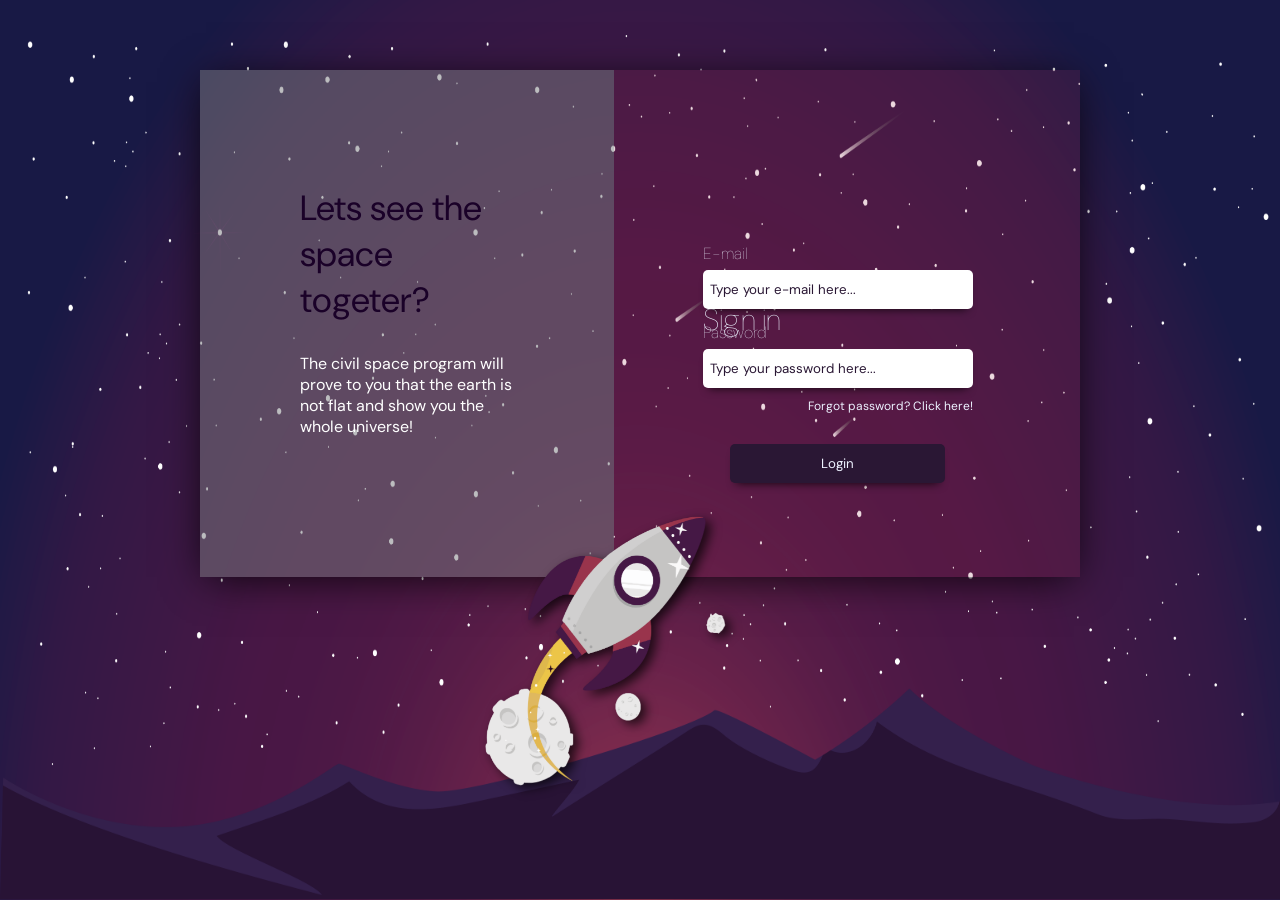
<file: index.html>
<!DOCTYPE html>
<html lang="pt-br">

<head>
    <meta charset="UTF-8">
    <meta http-equiv="X-UA-Compatible" content="IE=edge">
    <meta name="viewport" content="width=device-width, initial-scale=1.0">
    <link rel="preconnect" href="https://fonts.googleapis.com">
    <link rel="preconnect" href="https://fonts.gstatic.com" crossorigin>
    <link href="https://fonts.googleapis.com/css2?family=DM+Sans&display=swap" rel="stylesheet">
    <link rel="preconnect" href="https://fonts.googleapis.com">
    <link rel="preconnect" href="https://fonts.gstatic.com" crossorigin>
    <link href="https://fonts.googleapis.com/css2?family=Inter:wght@100&display=swap" rel="stylesheet">
    <link rel="stylesheet" href="./pages/login/index.css">
    <link rel="stylesheet" href="./styles/globalStyles.css">
    <link rel="stylesheet" href="./styles/buttons.css">
    <link rel="stylesheet" href="./styles/img.css">
    <link rel="stylesheet" href="./styles/inputs.css">
    <link rel="shortcut icon" href="./assets/img/background/logo.png" type="image/x-icon">
    <title>Login</title>
</head>

<body>
    <img src="./assets/img/background/background_img.png" alt="">
    <section class="container_main" id="container">
        <section class="title_left color-grey-4" id="title">
        </section>
        <ul class="div_title">
            <li>
                <h1>Lets see the space togeter?</h1>
            </li>
            <li>
                <p id="paragrafo">
                    The civil space program will prove to you that the earth is not flat and show you the whole
                    universe!</p>
            </li>
        </ul>
        <aside class="login_rigth color-primary" id="login">
        </aside>
    </section>
    <div class="img_foguete">
        <img src="./assets/img/background/foguete.png" alt="">
    </div>
    <form class="container_login">
        <h2 class="h2 font-weigth-2 font-size-1">Sign in</h2>
        <div class="container_inputs">
            <label class="email_label" for="e-mail">E-mail</label>
            <input class="email_input" type="email" name="email" id="email" required="true"
                placeholder="Type your e-mail here...">
            <label class="senha_label" type="password" for="password">Password</label>
            <input class="senha_input" type="password" name="senha" id="password" required="true"
                placeholder="Type your password here...">
            <button class="button_forgot_password" id="forgot_password" type="submit">Forgot password? Click here!</button>
            <div class="div_button_login">
                <button class="button_login">Login</button>
            </div>
        </div>
    </form>
    <script src="./scripts/modal.js"></script>
</body>

</html>
</file>
<file: pages/login/index.css>
body {
    box-sizing: border-box;
    background-color: black;
    display: flex;
    flex-direction: column;
    justify-content: center;
    align-items: center;
}

#container {
    display: flex;
    width: 880px;
    height: 507px;
    position: fixed;
    top: 70px;
    box-sizing: border-box;
    box-shadow: var(--box-shadow-1)
}

#title {
    width: 47%;
    height: 100%;
    background-color: var(--color-grey-4);
    opacity: var(--opacity-1);
}

#login {
    display: flex;
    flex-direction: column;
    justify-content: center;
    align-items: center;
    width: 53%;
    height: 100%;
    background-color: var(--color-primary);
    opacity: var(--opacity-2);
}

.container_login {
    display: flex;
    flex-direction: column;
    width: 270px;
    height: 300px;
    position: absolute;
    right: 24%;
}

.div_title {
    max-width: 230px;
    position: fixed;
    top: 85px;
    left: 300px;
    display: flex;
    gap: 30px;
    justify-content: center;
    align-items: center;
    flex-direction: column;
    flex-wrap: wrap;
    margin-top: 100px
}

.div_title h1 {
    font-size: var(--font-size-1);
    font-weight: var(--font-weigth-);
    color: #1a0128
}

#paragrafo {
    color: var(--color-white);
    font-family: var(--font-inter);
}

.modal_wrapper{
    width: 100vw;
    height: 100vh;
    position: absolute;
    left: 0;
    top: 0px;
    background-color: rgba(0, 0, 0, 0.5);
    display: flex;
    justify-content: center;
    align-items: center;
}
.form_container {
    background-color: var(--color-primary);
    display: flex;
    flex-direction: column;
    justify-content: space-around;
    width: 450px;
    height: 450px;
    padding: 10px 30px 20px 30px;
    border-radius: var(--border-radius-1);
}
</file>
<file: styles/globalStyles.css>
*{
    padding: 0;
    margin: 0;
    box-sizing: border-box;
    list-style: none;
    font-family: 'DM Sans', sans-serif;
}

:root{
    /* FONT-FAMILY */
    --font-inter: font-family: 'Inter', sans-serif;
    --font-dm   : font-family: 'DM Sans', sans-serif;

    /* COLOR */
    --color-primary:#962A4B;
    --color-dark  : #2A1734;
    --color-grey-1: #191C1F;
    --color-grey-2: #212529;
    --color-grey-3: #343A40;
    --color-grey-4: #7a7d80;
    --color-grey-5: #ADB5BD;
    --color-grey-6: #CED4DA;
    --color-grey-7: #EDF2FF;
    --color-white : #ffffff;

    /* TEXT SIZE */
    --font-size-1: 35px;
    --font-size-2: 30px;
    --font-size-3: 16px;
    --font-size-4: 14px;
    --font-size-5: 12px;
    --font-size-6: 11px;
    --font-size-7: 10px;

    /* TEXT WEIGTH */
    --font-weigth-1: 400;
    --font-weigth-2: 200;
    --font-weigth-3: 50;
    --font-weigth-4: 20;

    /* OPACITY */
    --opacity-1: 50%;
    --opacity-2: 18%;

    /* BORDER */
    --border-radius-1: 5px;

    /* BOX-SHADOW */
    --box-shadow-1: 0px 6px 40px -6px rgba(0, 0, 0, 0.849);
    --box-shadow-2: 0px 6px 10px -6px rgba(0, 0, 0, 0.849);
    --box-shadow-3: 6px 6px 8px -6px #ffc33996;
}
</file>
<file: styles/buttons.css>
button{
    border: none;
    margin-top: 30px;
    cursor: pointer;
}

.button_forgot_password{
    margin-top: 10px;
    font-size: var(--font-size-5);
    text-align: right;
    color: var(--color-grey-7);
    transition: 0.5s;
    background:none
    
}

.button_forgot_password:hover{
    color: #f8ff98;
    transition: 0.5s;
}

.div_button_login{
    display: flex;
    justify-content: center;
}

.button_login{
    border-radius: var(--border-radius-1);
    background-color: var(--color-dark);
    color: var(--color-grey-7);
    padding: 10px 90px 10px 90px;
    box-shadow: var(--box-shadow-2);
    transition: 0.4s;
    border: solid 1.8px transparent;
}

.button_login:hover{
    transition: 0.4s;
    box-shadow: var(--box-shadow-3);
}


.button_close{
    display: flex;
    justify-content: space-between;
    align-items: center;
}

.button_close button {
    margin-top: 0;
    background-color: var(--color-grey-7);
    height: 32px;
    width: 32px;
    border-radius: 100%;
    font-size: var(--font-size-3);
    text-align: center;
    font-weight: bold;
    color: var(--color-grey-4);
}

.div_button_submit{
    display: flex;
    justify-content: center;
    align-items: center;
}

.button_submit{
    border-radius: var(--border-radius-1);
    background-color: var(--color-dark);
    color: var(--color-grey-7);
    padding: 10px 80px 10px 80px;
    box-shadow: var(--box-shadow-2);
}
</file>
<file: styles/img.css>
body img{
    width: 100vw;
    height: 100vh;
}


.img_foguete {
    position: fixed;
    bottom: 90px;
    left: 475px;
    
}

.img_foguete img {
    width: 100%;
    height: 300px;
    transition: 0.7s;
}

.img_foguete img:hover{
    transform: scale(1.1);
    transition: 0.7s;
}
</file>
<file: styles/inputs.css>
.container_inputs{
    display: flex;
    flex-direction: column;
    width: 270px;
    height: 300px;
    position: fixed;
    top: 230px;
}

.h2{
    font-size: var(--font-size-2);
    font-weight: var(--font-weigth-3);
    color: var(--color-grey-7);
    margin-bottom: 10px;
    margin-top: 0px;
}

.container_inputs label{
    margin-top: 13px;
    margin-bottom: 6px;
    font-weight: lighter;
    color: var(--color-grey-7);
}

.container_inputs input{
    outline: none;
    padding: 10px 15px 10px 6px;
    border-radius: var(--border-radius-1);
    box-shadow: var(--box-shadow-2);
    transition: 0.4s;
    border: solid 1.8px transparent;
}

.container_inputs input:hover{
    transition: 0.4s;
    box-shadow: var(--box-shadow-3);
}

::placeholder {
    color: var(--color-dark);
}

.form_container label{
    margin-top: 13px;
    margin-bottom: 6px;
    font-weight: lighter;
    color: var(--color-grey-7);
}

.form_container input{
    outline: none;
    padding: 10px 15px 10px 6px;
    border-radius: var(--border-radius-1);
    box-shadow: var(--box-shadow-2);
    transition: 0.4s;
    border: solid 1.8px transparent;
}

h3{
    font-size: var(--font-size-2);
    font-weight: var(--font-weigth-3);
    color: var(--color-grey-7);
    margin-bottom: 10px;
    margin-top: 15px;
}
</file>
